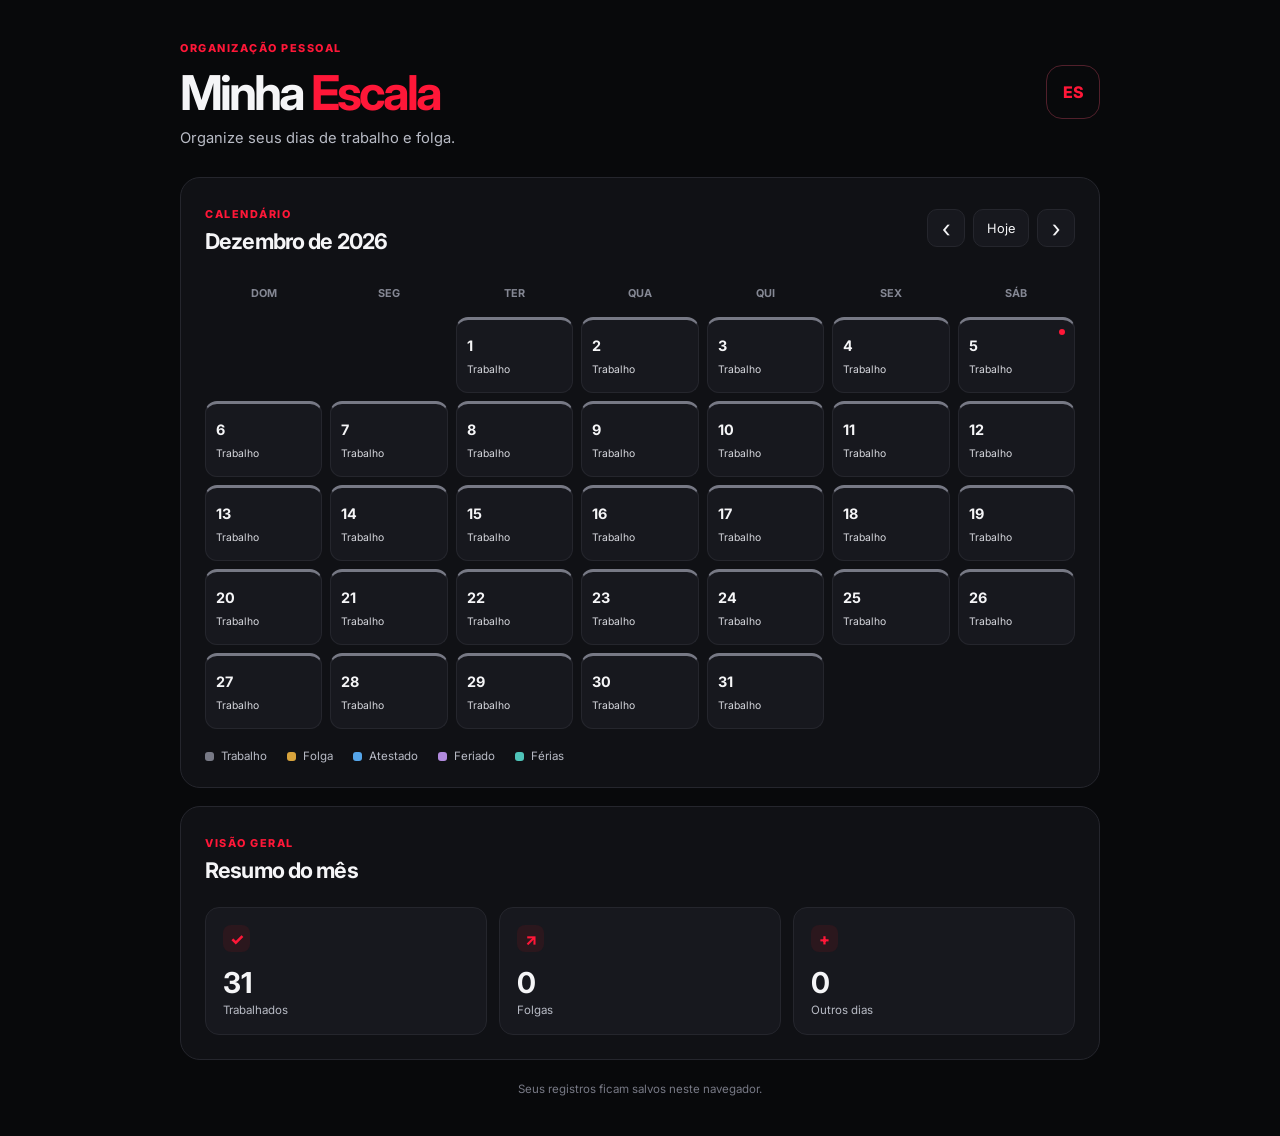
<file: index.html>
<!DOCTYPE html>
<html lang="pt-BR">
<head>
  <meta charset="UTF-8">
  <meta name="viewport" content="width=device-width, initial-scale=1.0">
  <meta name="theme-color" content="#08090B">
  <title>Meu Controle de Escala</title>
  <link rel="preconnect" href="https://fonts.googleapis.com">
  <link rel="preconnect" href="https://fonts.gstatic.com" crossorigin>
  <link href="https://fonts.googleapis.com/css2?family=Inter:wght@400;500;600;700;800&display=swap" rel="stylesheet">
  <link rel="stylesheet" href="style.css">
  <script src="script.js" defer></script>
</head>
<body>
  <main class="app">

    <header class="topo">
      
      <div>
        <span class="eyebrow">ORGANIZAÇÃO PESSOAL</span>
        <h1>Minha <span>Escala</span></h1>
        <p class="subtitulo">Organize seus dias de trabalho e folga.</p>
      </div>

      <div class="marca" aria-hidden="true">ES</div>
    </header>

    <section class="painel">
      <div class="calendario-cabecalho">
        <div>
          <span class="eyebrow">CALENDÁRIO</span>
          <h2 id="mesAno">Mês de ano</h2>
        </div>
        <div class="navegacao">
          <button class="btn-icone" id="mesAnterior" aria-label="Mês anterior">‹</button>
          <button class="btn-hoje" id="irHoje">Hoje</button>
          <button class="btn-icone" id="proximoMes" aria-label="Próximo mês">›</button>
        </div>
      </div>

      <div class="dias-semana" aria-hidden="true">
        <span>DOM</span><span>SEG</span><span>TER</span><span>QUA</span>
        <span>QUI</span><span>SEX</span><span>SÁB</span>
      </div>
      <div class="calendario" id="calendario" aria-label="Calendário mensal"></div>

      <div class="legenda">
        <span><i class="ponto trabalho"></i>Trabalho</span>
        <span><i class="ponto folga"></i>Folga</span>
        <span><i class="ponto atestado"></i>Atestado</span>
        <span><i class="ponto feriado"></i>Feriado</span>
        <span><i class="ponto ferias"></i>Férias</span>
      </div>
    </section>

    <section class="resumo">
      <div class="resumo-topo">
        <div><span class="eyebrow">VISÃO GERAL</span><h2>Resumo do mês</h2></div>
      </div>
      <div class="cards-resumo">
        <article class="card-resumo"><span class="mini-icone">✓</span><strong id="totalTrabalho">0</strong><small>Trabalhados</small></article>
        <article class="card-resumo"><span class="mini-icone">↗</span><strong id="totalFolga">0</strong><small>Folgas</small></article>
        <article class="card-resumo"><span class="mini-icone">+</span><strong id="totalOutros">0</strong><small>Outros dias</small></article>
      </div>
    </section>

    <footer>Seus registros ficam salvos neste navegador.</footer>
  </main>

  <dialog id="modalDia" class="modal">
    <form method="dialog" id="formDia">
      <div class="modal-topo">
        <div><span class="eyebrow">EDITAR DIA</span><h2 id="tituloModal">Dia selecionado</h2></div>
        <button type="button" class="fechar" id="fecharModal" aria-label="Fechar">×</button>
      </div>

      <label for="tipoDia">Situação</label>
      <select id="tipoDia">
        <option value="Trabalho">Trabalho</option>
        <option value="Folga">Folga</option>
        <option value="Atestado">Atestado</option>
        <option value="Feriado">Feriado</option>
        <option value="Férias">Férias</option>
      </select>

      <label for="observacao">Observação <span>(opcional)</span></label>
      <textarea id="observacao" rows="3" placeholder="Ex.: troca de folga, compromisso..."></textarea>

      <div class="modal-acoes">
        <button type="button" class="btn-secundario" id="cancelar">Cancelar</button>
        <button type="submit" class="btn-principal">Salvar alteração</button>
      </div>
    </form>
  </dialog>

  <div class="toast" id="toast" role="status" aria-live="polite"></div>
</body>
</html>
</file>
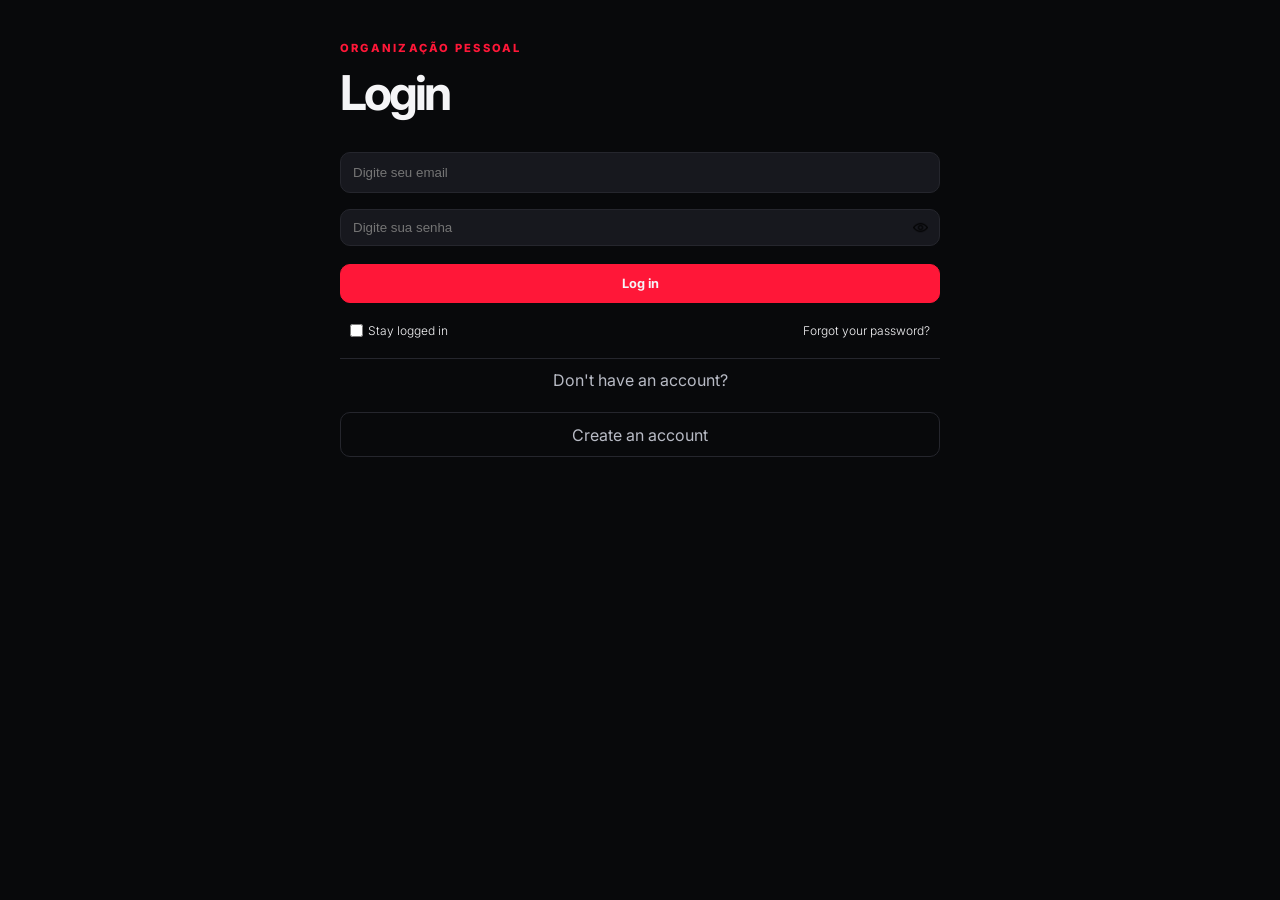
<file: login.html>
<!DOCTYPE html>
<html lang="pt-BR">

<head>
    <meta charset="UTF-8">
    <meta name="viewport" content="width=device-width, initial-scale=1.0">
    <title>Login</title>
    <link rel="preconnect" href="https://fonts.googleapis.com">
    <link rel="preconnect" href="https://fonts.gstatic.com" crossorigin>
    <link
        href="https://fonts.googleapis.com/css2?family=Inter:ital,opsz,wght@0,14..32,100..900;1,14..32,100..900&display=swap"
        rel="stylesheet">
    <link rel="stylesheet" href="login.css">
</head>

<body>

    <main class="main-principal">

        <header class="topo">
            <div>
                <span class="eyebrow">ORGANIZAÇÃO PESSOAL</span>
                <h1>Login</h1>
                <p class="subtitulo"></p>
            </div>
        </header>

        <section class="form-login">

            <form action="index.html">

                <div class="form-topo">

                    <label for="email">
                        <!-- Email -->
                        <input type="email" placeholder="Digite seu email" id="email">
                    </label>


                    <label for="password">
                        <!-- Senha -->
                        <div class="password-input">
                            <input type="password" placeholder="Digite sua senha" id="password">
                            <button type="button" id="alternarSenha" aria-label="Mostrar senha"><img
                                    src="./img/abre-o-olho.png" alt="Olho para mostrar a senha"
                                    class="senha-password" id="iconeOlho"></button>
                        </div>
                    </label>

                </div>

                <button type="submit" class="btn-login">Log in</button>

                <div class="form-bottom">

                    <div class="logged-in">
                        <!-- <label for="logged-in"> -->
                        <input type="checkbox" id="logged-in" class="checkbox">
                        <span class="">Stay logged in</span>
                        <!-- </label> -->
                    </div>

                    <a href="" class="esquecir-senha">Forgot your password?</a>

                </div>

            </form>

            <hr class="linha">

            <div class="links">

                <span class="link-01">Don't have an account?</span>

                <a href="" class="link-02">Create an account</a>

            </div>

        </section>

    </main>

</body>


<script>
    const inputSenha = document.getElementById("password")
    const botaoToggle = document.getElementById("alternarSenha")
    const iconOlho = document.getElementById("iconeOlho")

    /* Evita que o clique no botão dispare comportamentos indesejados da label */
    botaoToggle.addEventListener("click", function (evento) {
        evento.preventDefault()

        if (inputSenha.type === "password") {
            inputSenha.type = "text"
            iconOlho.src = "img/fechar-o-olho.png"
        } else {
            inputSenha.type = "password"
            iconOlho.src = "img/abre-o-olho.png"
        }
    })
</script>

</html>
</file>
<file: style.css>
:root {
    --fundo: #08090B;
    --painel: #101115;
    --destaque: #FF1738;
    --texto: #F5F5F7;
    --secundario: #B8BBC5;
    --borda: #25262D;
    --trabalho: #25262D;
    --folga: #8B641D;
    --atestado: #245B91;
    --feriado: #68448E;
    --ferias: #176D68;
}

* {
    margin: 0;
    padding: 0;
    box-sizing: border-box;
}

body {
    min-height: 100vh;
    padding: 36px 18px;
    background: var(--fundo);
    color: var(--texto);
    font-family: "Inter", sans-serif;
}

button,
select,
textarea {
    font: inherit;
}

button {
    cursor: pointer;
}

.app {
    width: min(100%, 920px);
    margin: 0 auto;
}

.topo {
    display: flex;
    align-items: center;
    justify-content: space-between;
    margin-bottom: 30px;
}

.eyebrow {
    color: var(--destaque);
    font-size: .68rem;
    font-weight: 800;
    letter-spacing: .14em;
}

h1 {
    margin-top: 7px;
    font-size: clamp(2rem, 6vw, 3rem);
    letter-spacing: -.06em;
}

h1 span {
    color: var(--destaque);
}

.subtitulo {
    margin-top: 7px;
    color: var(--secundario);
    font-size: .92rem;
}

.marca {
    display: grid;
    place-items: center;
    width: 54px;
    height: 54px;
    border: 1px solid #51202B;
    border-radius: 16px;
    color: var(--destaque);
    font-weight: 800;
}

.painel,
.resumo {
    padding: 24px;
    background: var(--painel);
    border: 1px solid var(--borda);
    border-radius: 20px;
}

.calendario-cabecalho,
.resumo-topo {
    display: flex;
    align-items: center;
    justify-content: space-between;
    gap: 16px;
    margin-bottom: 24px;
}

h2 {
    margin-top: 6px;
    font-size: 1.35rem;
    letter-spacing: -.04em;
}

.navegacao {
    display: flex;
    align-items: center;
    gap: 8px;
}

.btn-icone,
.btn-hoje {
    height: 38px;
    border: 1px solid var(--borda);
    border-radius: 10px;
    background: #17181E;
    color: var(--texto);
}

.btn-icone {
    width: 38px;
    font-size: 1.5rem;
}

.btn-hoje {
    padding: 0 13px;
    font-size: .8rem;
}

.btn-icone:hover,
.btn-hoje:hover {
    border-color: var(--destaque);
}

.dias-semana,
.calendario {
    display: grid;
    grid-template-columns: repeat(7, minmax(0, 1fr));
    gap: 8px;
}

.dias-semana {
    margin-bottom: 9px;
}

.dias-semana span {
    padding: 8px 0;
    color: #858894;
    text-align: center;
    font-size: .68rem;
    font-weight: 700;
}

.dia {
    position: relative;
    min-height: 76px;
    padding: 10px;
    border: 1px solid var(--borda);
    border-radius: 12px;
    background: #17181E;
    color: var(--texto);
    text-align: left;
    transition: .15s ease;
}

.dia:hover {
    transform: translateY(-2px);
    border-color: #777985;
}

.dia .numero {
    display: block;
    font-size: .9rem;
    font-weight: 700;
}

.dia .status {
    display: block;
    margin-top: 9px;
    overflow: hidden;
    color: #D7D8DE;
    font-size: .65rem;
    text-overflow: ellipsis;
    white-space: nowrap;
}

.dia.trabalho {
    border-top: 3px solid #777985;
}

.dia.folga {
    border-top: 3px solid #D7A33C;
    background: #211B11;
}

.dia.atestado {
    border-top: 3px solid #55A5E9;
    background: #111D2A;
}

.dia.feriado {
    border-top: 3px solid #B18ADD;
    background: #1D1726;
}

.dia.ferias {
    border-top: 3px solid #4FC4B9;
    background: #112321;
}

.dia.hoje::after {
    content: "";
    position: absolute;
    top: 9px;
    right: 9px;
    width: 6px;
    height: 6px;
    border-radius: 50%;
    background: var(--destaque);
}

.legenda {
    display: flex;
    flex-wrap: wrap;
    gap: 14px 20px;
    margin-top: 20px;
    color: var(--secundario);
    font-size: .72rem;
}

.legenda span {
    display: inline-flex;
    align-items: center;
    gap: 7px;
}

.ponto {
    width: 9px;
    height: 9px;
    border-radius: 3px;
    background: #777985;
}

.ponto.folga {
    background: #D7A33C;
}

.ponto.atestado {
    background: #55A5E9;
}

.ponto.feriado {
    background: #B18ADD;
}

.ponto.ferias {
    background: #4FC4B9;
}

.resumo {
    margin-top: 18px;
}

.cards-resumo {
    display: grid;
    grid-template-columns: repeat(3, 1fr);
    gap: 12px;
}

.card-resumo {
    display: flex;
    flex-direction: column;
    align-items: flex-start;
    padding: 17px;
    border: 1px solid var(--borda);
    border-radius: 14px;
    background: #17181E;
}

.mini-icone {
    display: grid;
    place-items: center;
    width: 27px;
    height: 27px;
    margin-bottom: 13px;
    border-radius: 8px;
    background: #2B171D;
    color: var(--destaque);
    font-weight: 800;
}

.card-resumo strong {
    font-size: 1.8rem;
}

.card-resumo small {
    margin-top: 3px;
    color: var(--secundario);
    font-size: .72rem;
}

footer {
    padding: 22px 0 4px;
    color: #777985;
    text-align: center;
    font-size: .72rem;
}

.modal {
    width: min(calc(100% - 30px), 440px);
    margin: auto;
    padding: 0;
    border: 1px solid var(--borda);
    border-radius: 18px;
    background: var(--painel);
    color: var(--texto);
}

.modal::backdrop {
    background: #000B;
    backdrop-filter: blur(4px);
}

.modal form {
    padding: 24px;
}

.modal-topo {
    display: flex;
    justify-content: space-between;
    align-items: flex-start;
    margin-bottom: 24px;
}

.fechar {
    border: 0;
    background: transparent;
    color: var(--secundario);
    font-size: 1.8rem;
}

label {
    display: block;
    margin: 16px 0 8px;
    color: var(--texto);
    font-size: .82rem;
    font-weight: 600;
}

label span {
    color: var(--secundario);
    font-weight: 400;
}

select,
textarea {
    width: 100%;
    padding: 12px;
    border: 1px solid var(--borda);
    border-radius: 10px;
    outline: none;
    background: #17181E;
    color: var(--texto);
}

select:focus,
textarea:focus {
    border-color: var(--destaque);
}

textarea {
    resize: vertical;
}

.modal-acoes {
    display: flex;
    justify-content: flex-end;
    gap: 9px;
    margin-top: 22px;
}

.btn-secundario,
.btn-principal {
    padding: 11px 14px;
    border-radius: 10px;
    font-size: .8rem;
    font-weight: 700;
}

.btn-secundario {
    border: 1px solid var(--borda);
    background: transparent;
    color: var(--texto);
}

.btn-principal {
    border: 1px solid var(--destaque);
    background: var(--destaque);
    color: white;
}

.toast {
    position: fixed;
    right: 20px;
    bottom: 20px;
    padding: 12px 16px;
    border: 1px solid #344D3E;
    border-radius: 10px;
    background: #14231A;
    color: #B8F0C9;
    font-size: .82rem;
    opacity: 0;
    transform: translateY(10px);
    pointer-events: none;
    transition: .2s;
}

.toast.visivel {
    opacity: 1;
    transform: translateY(0);
}

@media (max-width: 600px) {
    body {
        padding: 22px 10px;
    }

    .painel,
    .resumo {
        padding: 15px 11px;
        border-radius: 15px;
    }

    .calendario,
    .dias-semana {
        gap: 4px;
    }

    .dia {
        min-height: 62px;
        padding: 7px 5px;
        border-radius: 8px;
    }

    .dia .numero {
        font-size: .8rem;
    }

    .dia .status {
        margin-top: 7px;
        font-size: .55rem;
    }

    .dias-semana span {
        font-size: .58rem;
    }

    .legenda {
        gap: 10px 12px;
        font-size: .65rem;
    }

    .cards-resumo {
        gap: 7px;
    }

    .card-resumo {
        padding: 11px 9px;
    }

    .card-resumo strong {
        font-size: 1.45rem;
    }

    .card-resumo small {
        font-size: .62rem;
    }
}
</file>
<file: login.css>
:root {
    --fundo: #08090B;
    --painel: #101115;
    --destaque: #FF1738;
    --texto: #F5F5F7;
    --secundario: #B8BBC5;
    --borda: #25262D;
}

* {
    margin: 0;
    padding: 0;
    box-sizing: border-box;
}

body {
    min-height: 100vh;
    padding: 36px 18px;
    background: var(--fundo);
    color: var(--texto);
    font-family: "Inter", sans-serif;
}

button {
    font: inherit;
}

.main-principal {
    width: min(100%, 600px);
    margin: 0 auto;
}

.topo {
    display: flex;
    align-items: center;
    justify-content: space-between;
    margin-bottom: 30px;
}

.eyebrow {
    color: var(--destaque);
    font-size: .70rem;
    font-weight: 800;
    letter-spacing: .2em;
}

h1 {
    margin-top: 7px;
    font-size: clamp(2rem, 6vw, 3rem);
    letter-spacing: -.06em;
}

label {
    display: block;
    margin: 16px 0 8px;
    color: var(--texto);
    font-size: .82rem;
    font-weight: 600;
}

label input {
    width: 100%;
    padding: 12px;
    border: 1px solid var(--borda);
    border-radius: 10px;
    outline: none;
    background: #17181e;
    color: var(--texto);
}

label input:focus {
    border-color: var(--destaque);
}

.password {
    display: flex;
    flex-direction: column;
    gap: 5px;
    width: 100%;
    max-width: 300px;
}

.password-input {
    position: relative;
    display: flex;
    align-items: center;
}

.password-input input {
    width: 100%;
    padding: 10px 40px 10px 12px;
    border: 1px solid var(--borda);
}

.password-input button {
    position: absolute;
    right: 8px;
    background: none;
    border: none;
    cursor: pointer;
    font-size: 16px;
    display: flex;
    align-items: center;
    justify-content: center;
    padding: 4px;
}

.senha-password {
    width: 15px;
    color: var(--secundario);
}

.btn-login {
    padding: 11px 14px;
    border-radius: 10px;
    font-size: .8rem;
    font-weight: 700;
    background: var(--destaque);
    color: var(--texto);
    border: 1px solid var(--destaque);
    width: min(100%, 600px);
    margin: 10px auto;
}

.form-bottom {
    display: flex;
    justify-content: space-between;
    font-weight: 300;
    font-size: .75rem;
}

.logged-in {
    display: flex;
    justify-content: space-between;
    padding: 10px;
    margin-right: 10px;
}

.logged-in span {
    margin-left: 5px;
}

.esquecir-senha {
    padding: 10px;
    text-decoration: none;
    color: var(--texto)
}

.linha {
    border: none;
    height: 1px;
    background-color: var(--borda);
    margin-top: 10px;
}

.links {
    display: flex;
    flex-direction: column;
    align-items: center;
}

.link-01,
.link-02 {
    text-decoration: none;
    margin: 11px auto;
    color: var(--secundario);
}

.link-02 {
    display: inline-flex;
    align-items: center;
    justify-content: center;

    width: min(100%, 600px);
    height: 45px;
    border: 1px solid var(--borda);
    border-radius: 10px;

    /*  border: 1px solid var(--borda);
    width: min(100%, 600px);
    text-align: center; 
    border-radius: 10px;
    height: 45px; */
}
</file>
